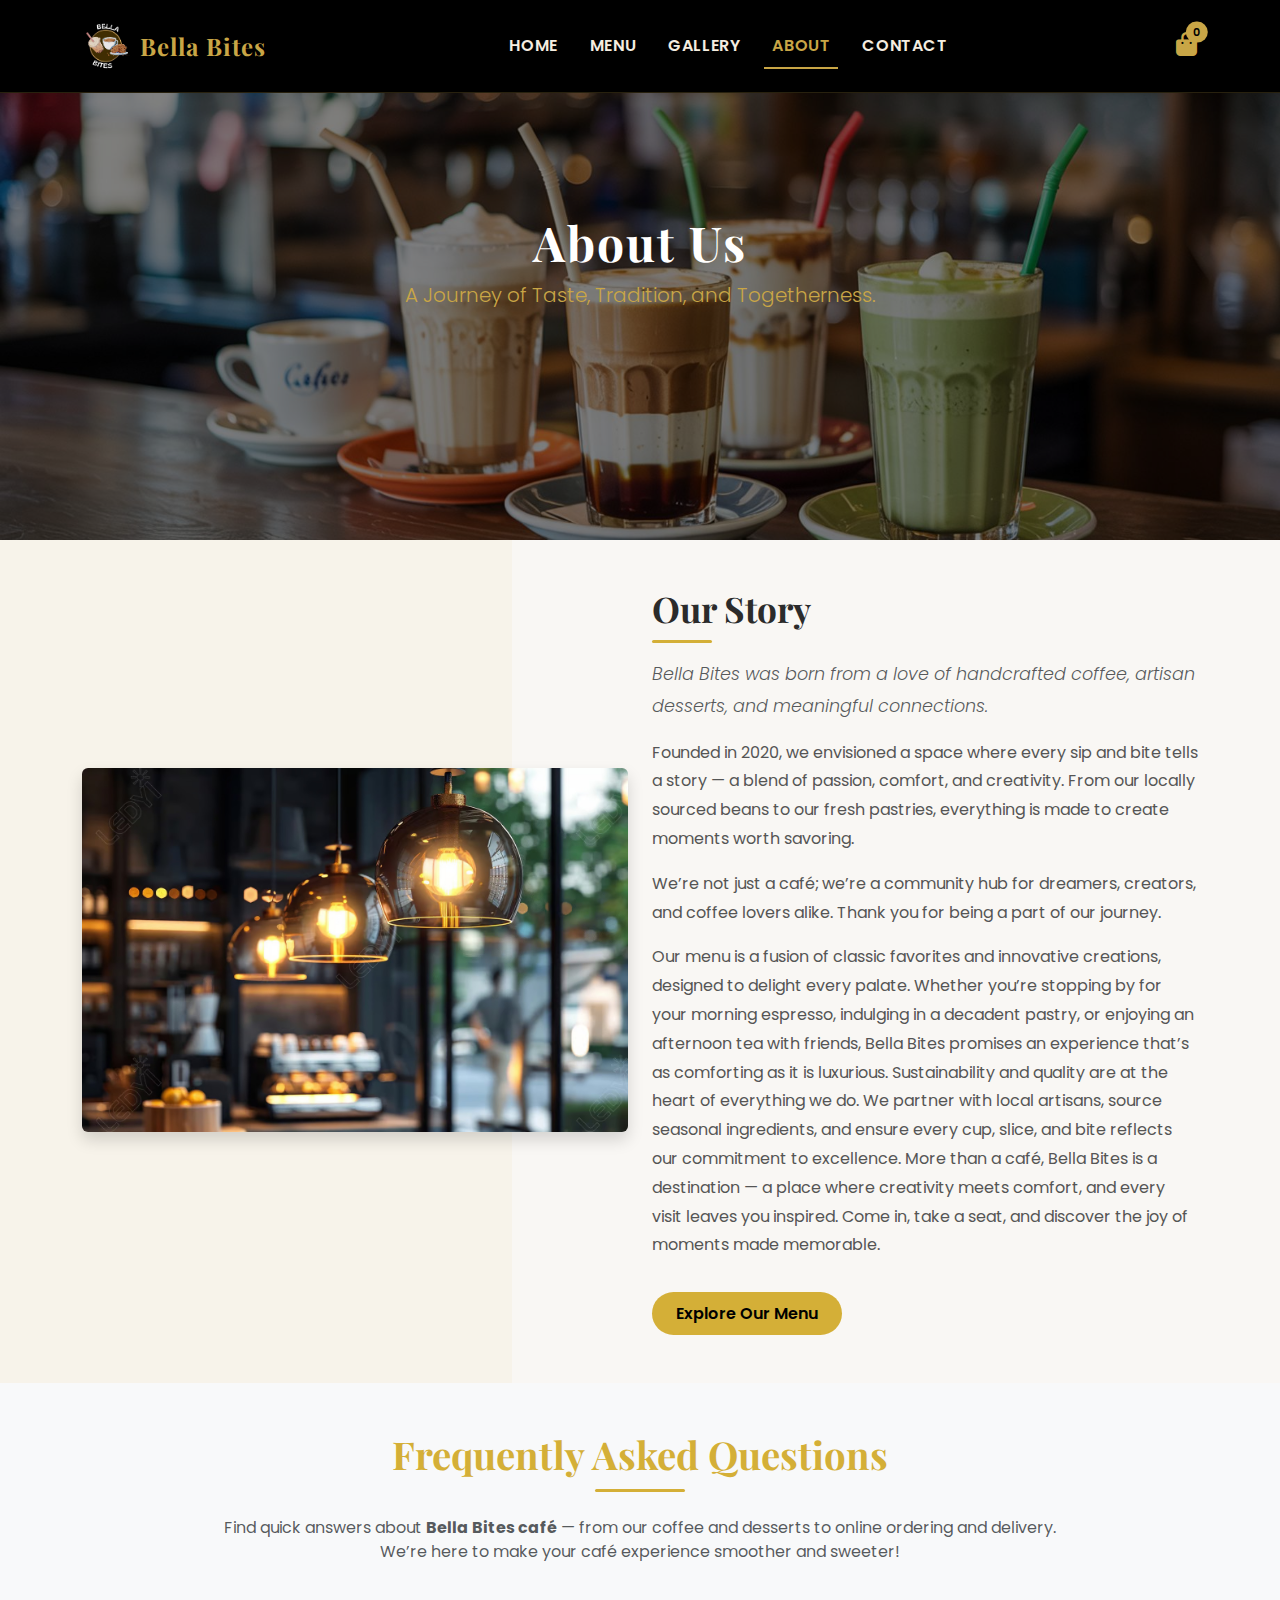
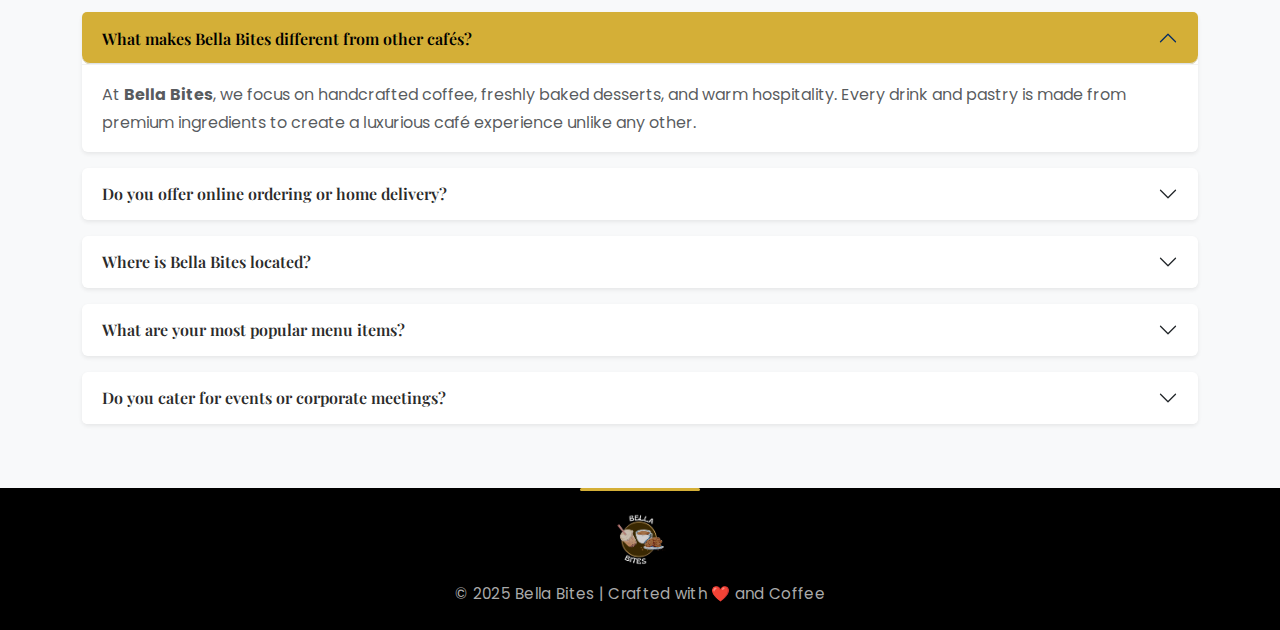
<file: about.html>
<!DOCTYPE html>
<html lang="en">

<head>
    <meta charset="UTF-8">
    <meta name="viewport" content="width=device-width, initial-scale=1.0">
    <title>Bella Bites | About Us</title>

    <!-- SEO -->
    <meta name="description"
        content="Discover the story behind Bella Bites — a café born from a love for coffee, art, and community.">
    <meta name="keywords" content="Bella Bites, about Bella Bites, café story, artisan coffee, bakery">

    <!-- Bootstrap -->
    <link href="https://cdn.jsdelivr.net/npm/bootstrap@5.3.3/dist/css/bootstrap.min.css" rel="stylesheet">

    <!-- Font Awesome -->
    <link rel="stylesheet" href="https://cdnjs.cloudflare.com/ajax/libs/font-awesome/6.6.0/css/all.min.css">

    <!-- Google Fonts -->
    <link
        href="https://fonts.googleapis.com/css2?family=Playfair+Display:wght@600;700&family=Poppins:wght@300;400;500;600&display=swap"
        rel="stylesheet">

    <!-- Custom CSS -->
    <link rel="stylesheet" href="assets/stylesheet/style.css">

    <link rel="icon" href="assets/images/favicon.ico">

    <style>
        /* ================= ABOUT SECTION ================= */
        .about-section {
            background-color: #f9f7f4;
            padding: 5rem 0;
            position: relative;
        }

        .about-section::before {
            content: "";
            position: absolute;
            top: 0;
            left: 0;
            height: 100%;
            width: 40%;
            background-color: #d4af37;
            opacity: 0.05;
            z-index: 0;
        }

        .about-section .container {
            position: relative;
            z-index: 1;
        }

        .about-section img {
            border-radius: 15px;
            box-shadow: 0 8px 25px rgba(0, 0, 0, 0.1);
            transition: transform 0.4s ease, box-shadow 0.4s ease;
        }

        .about-section img:hover {
            transform: scale(1.03);
            box-shadow: 0 12px 30px rgba(0, 0, 0, 0.15);
        }

        .about-section .section-title {
            font-family: "Playfair Display", serif;
            font-size: 2.2rem;
            color: #2b2b2b;
            font-weight: 700;
            position: relative;
        }

        .about-section .section-title::after {
            content: "";
            width: 60px;
            height: 3px;
            background-color: #d4af37;
            display: block;
            margin-top: 10px;
            border-radius: 2px;
        }

        .about-section p {
            font-family: "Poppins", sans-serif;
            color: #555;
            line-height: 1.8;
            font-size: 1rem;
        }

        .about-section p.lead {
            color: #6c757d;
            font-size: 1.1rem;
            font-style: italic;
        }

        .about-section .btn-gold {
            background-color: #d4af37;
            color: #000;
            font-weight: 600;
            border: none;
            transition: all 0.3s ease;
            border-radius: 50px;
            padding: 0.6rem 1.5rem;
        }

        .about-section .btn-gold:hover {
            background-color: #b9932e;
            color: #fff;
            transform: translateY(-2px);
        }

        /* ================= Responsive ================= */
        @media (max-width: 991px) {
            .about-section {
                text-align: center;
            }

            .about-section::before {
                width: 100%;
                opacity: 0.03;
            }

            .about-section img {
                max-width: 90%;
                margin-bottom: 2rem;
            }

            .about-section .section-title::after {
                margin: 10px auto;
            }
        }
    </style>
</head>

<body>
    <!-- ================= BELLA BITES NAVBAR ================= -->
    <nav class="navbar navbar-expand-lg navbar-dark bg-black fixed-top py-3">
        <div class="container d-flex align-items-center justify-content-between">
            <!-- Left: Logo -->
            <a class="navbar-brand d-flex align-items-center" href="index.html">
                <img src="assets/images/logo.png" alt="Bella Bites Logo" height="50" class="me-2" />
                <span class="fw-bold text-gold fs-4">Bella Bites</span>
            </a>

            <!-- Center: Navigation Links -->
            <button class="navbar-toggler border-0" type="button" data-bs-toggle="collapse" data-bs-target="#navbarNav"
                aria-controls="navbarNav" aria-expanded="false" aria-label="Toggle navigation">
                <i class="fa-solid fa-bars text-gold fs-3"></i>
            </button>

            <div class="collapse navbar-collapse justify-content-center" id="navbarNav">
                <ul class="navbar-nav mb-2 mb-lg-0 text-uppercase fw-semibold">
                    <li class="nav-item mx-2">
                        <a class="nav-link" href="index.html">Home</a>
                    </li>
                    <li class="nav-item mx-2">
                        <a class="nav-link" href="menu.html">Menu</a>
                    </li>
                    <li class="nav-item mx-2">
                        <a class="nav-link" href="gallery.html">Gallery</a>
                    </li>
                    <li class="nav-item mx-2">
                        <a class="nav-link active" href="about.html">About</a>
                    </li>
                    <li class="nav-item mx-2">
                        <a class="nav-link" href="contact.html">Contact</a>
                    </li>
                </ul>
            </div>

            <!-- Right: Cart Icon -->
            <div class="cart-icon position-relative d-none d-lg-block">
                <button class="btn btn-link text-gold position-relative p-0" id="cartButton" aria-label="View cart">
                    <i class="fa-solid fa-bag-shopping fs-4"></i>
                    <span
                        class="cart-count position-absolute top-0 start-100 translate-middle badge rounded-pill bg-gold text-black"
                        id="cartCount">0</span>
                </button>
            </div>
        </div>
    </nav>
    <!-- ================= END NAVBAR ================= -->

    <!-- About Hero -->
    <section class="hero-section text-center text-white d-flex align-items-center justify-content-center"
        style="background: url('assets/images/about-hero.jpeg') center/cover no-repeat; height: 60vh;">
        <div class="overlay"></div>
        <div class="hero-content position-relative">
            <h1 class="display-4 fw-bold">About Us</h1>
            <p class="lead text-gold">A Journey of Taste, Tradition, and Togetherness.</p>
        </div>
    </section>

    <!-- About Section -->
    <section class="about-section py-5">
        <div class="container">
            <div class="row align-items-center">
                <div class="col-lg-6 mb-4">
                    <img src="assets/images/gallery9.jpg" alt="Bella Bites Interior" class="img-fluid rounded shadow">
                </div>
                <div class="col-lg-6">
                    <h2 class="section-title mb-3">Our Story</h2>
                    <p class="lead text-muted">Bella Bites was born from a love of handcrafted coffee, artisan desserts,
                        and meaningful connections.</p>
                    <p>Founded in 2020, we envisioned a space where every sip and bite tells a story — a blend of
                        passion, comfort, and creativity. From our locally sourced beans to our fresh pastries,
                        everything is made to create moments worth savoring.</p>
                    <p>We’re not just a café; we’re a community hub for dreamers, creators, and coffee lovers alike.
                        Thank you for being a part of our journey.</p>

                    <p>Our menu is a fusion of classic favorites and innovative creations, designed to delight every
                        palate. Whether you’re stopping by for your morning espresso, indulging in a decadent pastry, or
                        enjoying an afternoon tea with friends, Bella Bites promises an experience that’s as comforting
                        as it is luxurious.

                        Sustainability and quality are at the heart of everything we do. We partner with local artisans,
                        source seasonal ingredients, and ensure every cup, slice, and bite reflects our commitment to
                        excellence.

                        More than a café, Bella Bites is a destination — a place where creativity meets comfort, and
                        every visit leaves you inspired. Come in, take a seat, and discover the joy of moments made
                        memorable.</p>
                    <a href="menu.html" class="btn btn-gold mt-3">Explore Our Menu</a>
                </div>
            </div>
        </div>
    </section>

    <!-- ================= FAQ Section ================= -->
    <section class="faq py-5 bg-light">
        <div class="container">
            <h2 class="section-title text-center mb-4">Frequently Asked Questions</h2>
            <p class="text-center text-muted mb-5 w-75 mx-auto">
                Find quick answers about <strong>Bella Bites café</strong> — from our coffee and desserts to online
                ordering and delivery.
                We’re here to make your café experience smoother and sweeter!
            </p>

            <div class="accordion" id="faqAccordion">
                <!-- FAQ 1 -->
                <div class="accordion-item mb-3 border-0 shadow-sm rounded">
                    <h3 class="accordion-header" id="faqHeadingOne">
                        <button class="accordion-button" type="button" data-bs-toggle="collapse"
                            data-bs-target="#faqOne" aria-expanded="true" aria-controls="faqOne">
                            What makes Bella Bites different from other cafés?
                        </button>
                    </h3>
                    <div id="faqOne" class="accordion-collapse collapse show" aria-labelledby="faqHeadingOne"
                        data-bs-parent="#faqAccordion">
                        <div class="accordion-body text-muted">
                            At <strong>Bella Bites</strong>, we focus on handcrafted coffee, freshly baked desserts, and
                            warm hospitality.
                            Every drink and pastry is made from premium ingredients to create a luxurious café
                            experience unlike any other.
                        </div>
                    </div>
                </div>

                <!-- FAQ 2 -->
                <div class="accordion-item mb-3 border-0 shadow-sm rounded">
                    <h3 class="accordion-header" id="faqHeadingTwo">
                        <button class="accordion-button collapsed" type="button" data-bs-toggle="collapse"
                            data-bs-target="#faqTwo" aria-expanded="false" aria-controls="faqTwo">
                            Do you offer online ordering or home delivery?
                        </button>
                    </h3>
                    <div id="faqTwo" class="accordion-collapse collapse" aria-labelledby="faqHeadingTwo"
                        data-bs-parent="#faqAccordion">
                        <div class="accordion-body text-muted">
                            Yes! You can <a href="menu.html" class="text-gold fw-semibold">order online</a> directly
                            from our website.
                            Choose your favorite coffee, dessert, or pastry, add it to your cart, and we’ll have it
                            ready for pickup or delivery.
                        </div>
                    </div>
                </div>

                <!-- FAQ 3 -->
                <div class="accordion-item mb-3 border-0 shadow-sm rounded">
                    <h3 class="accordion-header" id="faqHeadingThree">
                        <button class="accordion-button collapsed" type="button" data-bs-toggle="collapse"
                            data-bs-target="#faqThree" aria-expanded="false" aria-controls="faqThree">
                            Where is Bella Bites located?
                        </button>
                    </h3>
                    <div id="faqThree" class="accordion-collapse collapse" aria-labelledby="faqHeadingThree"
                        data-bs-parent="#faqAccordion">
                        <div class="accordion-body text-muted">
                            We’re located in the heart of the city, making Bella Bites the perfect spot to unwind with a
                            cup of freshly brewed coffee.
                            Visit our <a href="contact.html" class="text-gold fw-semibold">Contact page</a> for
                            directions, hours, and map location.
                        </div>
                    </div>
                </div>

                <!-- FAQ 4 -->
                <div class="accordion-item mb-3 border-0 shadow-sm rounded">
                    <h3 class="accordion-header" id="faqHeadingFour">
                        <button class="accordion-button collapsed" type="button" data-bs-toggle="collapse"
                            data-bs-target="#faqFour" aria-expanded="false" aria-controls="faqFour">
                            What are your most popular menu items?
                        </button>
                    </h3>
                    <div id="faqFour" class="accordion-collapse collapse" aria-labelledby="faqHeadingFour"
                        data-bs-parent="#faqAccordion">
                        <div class="accordion-body text-muted">
                            Our bestsellers include the <strong>Cappuccino</strong>, <strong>Classic
                                Cheesecake</strong>, and
                            <strong>Butter Croissant</strong>. Don’t miss our <a href="menu.html"
                                class="text-gold fw-semibold">Signature Menu</a>
                            for more delicious options.
                        </div>
                    </div>
                </div>

                <!-- FAQ 5 -->
                <div class="accordion-item mb-3 border-0 shadow-sm rounded">
                    <h3 class="accordion-header" id="faqHeadingFive">
                        <button class="accordion-button collapsed" type="button" data-bs-toggle="collapse"
                            data-bs-target="#faqFive" aria-expanded="false" aria-controls="faqFive">
                            Do you cater for events or corporate meetings?
                        </button>
                    </h3>
                    <div id="faqFive" class="accordion-collapse collapse" aria-labelledby="faqHeadingFive"
                        data-bs-parent="#faqAccordion">
                        <div class="accordion-body text-muted">
                            Yes, Bella Bites offers <strong>custom café catering</strong> for birthdays, small events,
                            and corporate gatherings.
                            Get in touch through our <a href="contact.html" class="text-gold fw-semibold">Contact Us</a>
                            page for details and packages.
                        </div>
                    </div>
                </div>
            </div>
        </div>
    </section>



    <!-- Footer -->
    <footer class="py-4 bg-black text-center text-muted">
        <div class="container">
            <img src="assets/images/logo.png" alt="Bella Bites Logo" height="40" class="mb-3">
            <p class="mb-0">© 2025 Bella Bites | Crafted with ❤️ and Coffee</p>
        </div>
    </footer>

    <!-- ================= CART SIDE DRAWER ================= -->
    <div id="cartDrawer" class="cart-drawer">
        <div class="cart-drawer-header d-flex justify-content-between align-items-center px-3 py-3">
            <h5 class="m-0 fw-bold text-gold">Your Cart</h5>
            <button id="closeCart" class="btn-close btn-close-white" aria-label="Close"></button>
        </div>

        <div id="cartItems" class="cart-drawer-body px-3 py-2">
            <p class="text-center text-muted mt-3">Your cart is empty.</p>
        </div>

        <div class="cart-drawer-footer px-3 py-3">
            <div class="d-flex justify-content-between align-items-center mb-2">
                <span class="fw-semibold text-beige">Total:</span>
                <span id="cartTotal" class="fw-bold text-gold">Rs. 0</span>
            </div>
            <button class="btn btn-gold w-100" id="checkoutBtn" data-bs-toggle="modal" data-bs-target="#checkoutModal">
                Proceed to Checkout
            </button>
        </div>
    </div>
    <div id="cartOverlay" class="cart-overlay"></div>


    <!-- Bootstrap + JS -->
    <script src="https://cdn.jsdelivr.net/npm/bootstrap@5.3.3/dist/js/bootstrap.bundle.min.js"></script>
    <script src="assets/js/script.js"></script>


</body>

</html>
</file>
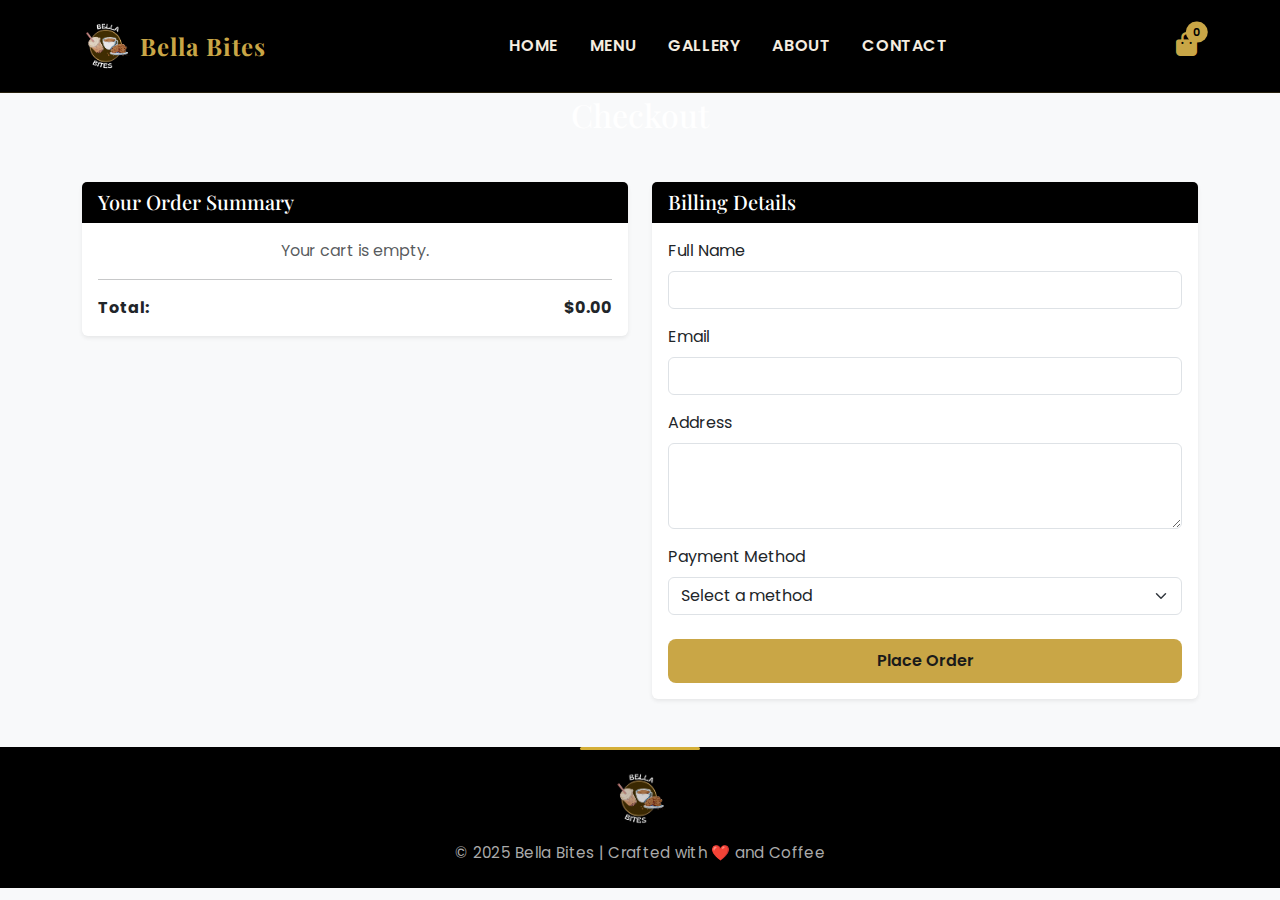
<file: checkout.html>
<!DOCTYPE html>
<html lang="en">

<head>
    <meta charset="UTF-8">
    <meta name="viewport" content="width=device-width, initial-scale=1.0">
    <title>Bella Bites | Checkout</title>

    <!-- SEO -->
    <meta name="description"
        content="Complete your Bella Bites order — handcrafted coffee and desserts delivered to your door.">
    <meta name="keywords" content="Bella Bites checkout, order coffee, order desserts, online café, payment, shipping">

    <!-- Bootstrap 5 -->
    <link href="https://cdn.jsdelivr.net/npm/bootstrap@5.3.3/dist/css/bootstrap.min.css" rel="stylesheet">

    <!-- Font Awesome -->
    <link rel="stylesheet" href="https://cdnjs.cloudflare.com/ajax/libs/font-awesome/6.6.0/css/all.min.css">

    <!-- Google Fonts -->
    <link
        href="https://fonts.googleapis.com/css2?family=Playfair+Display:wght@600;700&family=Poppins:wght@300;400;500;600&display=swap"
        rel="stylesheet">

    <!-- Custom CSS -->
    <link rel="stylesheet" href="assets/stylesheet/style.css">

    <link rel="icon" href="assets/images/favicon.ico">
</head>

<body class="bg-light">
    <!-- ================= BELLA BITES NAVBAR ================= -->
    <nav class="navbar navbar-expand-lg navbar-dark bg-black fixed-top py-3">
        <div class="container d-flex align-items-center justify-content-between">
            <!-- Left: Logo -->
            <a class="navbar-brand d-flex align-items-center" href="index.html">
                <img src="assets/images/logo.png" alt="Bella Bites Logo" height="50" class="me-2" />
                <span class="fw-bold text-gold fs-4">Bella Bites</span>
            </a>

            <!-- Center: Navigation Links -->
            <button class="navbar-toggler border-0" type="button" data-bs-toggle="collapse" data-bs-target="#navbarNav"
                aria-controls="navbarNav" aria-expanded="false" aria-label="Toggle navigation">
                <i class="fa-solid fa-bars text-gold fs-3"></i>
            </button>

            <div class="collapse navbar-collapse justify-content-center" id="navbarNav">
                <ul class="navbar-nav mb-2 mb-lg-0 text-uppercase fw-semibold">
                    <li class="nav-item mx-2">
                        <a class="nav-link" href="index.html">Home</a>
                    </li>
                    <li class="nav-item mx-2">
                        <a class="nav-link" href="menu.html">Menu</a>
                    </li>
                    <li class="nav-item mx-2">
                        <a class="nav-link" href="gallery.html">Gallery</a>
                    </li>
                    <li class="nav-item mx-2">
                        <a class="nav-link" href="about.html">About</a>
                    </li>
                    <li class="nav-item mx-2">
                        <a class="nav-link" href="contact.html">Contact</a>
                    </li>
                </ul>
            </div>

            <!-- Right: Cart Icon -->
            <div class="cart-icon position-relative d-none d-lg-block">
                <button class="btn btn-link text-gold position-relative p-0" id="cartButton" aria-label="View cart">
                    <i class="fa-solid fa-bag-shopping fs-4"></i>
                    <span
                        class="cart-count position-absolute top-0 start-100 translate-middle badge rounded-pill bg-gold text-black"
                        id="cartCount">0</span>
                </button>
            </div>
        </div>
    </nav>
    <!-- ================= END NAVBAR ================= -->

    <!-- Checkout Section -->
    <section class="checkout-section py-5 mt-5">
        <div class="container">
            <h2 class="section-title text-center mb-5">Checkout</h2>

            <div class="row">
                <!-- Order Summary -->
                <div class="col-lg-6 mb-4">
                    <div class="card shadow-sm border-0">
                        <div class="card-header bg-black text-white">
                            <h5 class="mb-0">Your Order Summary</h5>
                        </div>
                        <div class="card-body">
                            <div id="checkoutItems"></div>
                            <hr>
                            <div class="d-flex justify-content-between">
                                <strong>Total:</strong>
                                <strong id="checkoutTotal">$0.00</strong>
                            </div>
                        </div>
                    </div>
                </div>

                <!-- Checkout Form -->
                <div class="col-lg-6">
                    <div class="card shadow-sm border-0">
                        <div class="card-header bg-black text-white">
                            <h5 class="mb-0">Billing Details</h5>
                        </div>
                        <div class="card-body">
                            <form id="checkoutForm">
                                <div class="mb-3">
                                    <label for="name" class="form-label">Full Name</label>
                                    <input type="text" id="name" class="form-control" required>
                                </div>
                                <div class="mb-3">
                                    <label for="email" class="form-label">Email</label>
                                    <input type="email" id="email" class="form-control" required>
                                </div>
                                <div class="mb-3">
                                    <label for="address" class="form-label">Address</label>
                                    <textarea id="address" class="form-control" rows="3" required></textarea>
                                </div>
                                <div class="mb-3">
                                    <label for="payment" class="form-label">Payment Method</label>
                                    <select id="payment" class="form-select" required>
                                        <option value="">Select a method</option>
                                        <option value="credit">Credit Card</option>
                                        <option value="paypal">PayPal</option>
                                        <option value="cod">Cash on Delivery</option>
                                    </select>
                                </div>
                                <button type="submit" class="btn btn-gold w-100 mt-2">Place Order</button>
                            </form>
                        </div>
                    </div>
                </div>
            </div>
        </div>
    </section>

    <!-- Confirmation Modal -->
    <div class="modal fade" id="orderSuccess" tabindex="-1">
        <div class="modal-dialog modal-dialog-centered">
            <div class="modal-content text-center p-4">
                <i class="fa-solid fa-circle-check text-success fa-3x mb-3"></i>
                <h4 class="mb-3">Order Placed Successfully!</h4>
                <p class="text-muted">Thank you for ordering from Bella Bites. We’ll prepare your order shortly.</p>
                <a href="index.html" class="btn btn-gold mt-2">Back to Home</a>
            </div>
        </div>
    </div>

    <!-- Footer -->
    <footer class="py-4 bg-black text-center text-muted">
        <div class="container">
            <img src="assets/images/logo.png" alt="Bella Bites Logo" height="40" class="mb-3">
            <p class="mb-0">© 2025 Bella Bites | Crafted with ❤️ and Coffee</p>
        </div>
    </footer>

    <!-- ================= CART SIDE DRAWER ================= -->
    <div id="cartDrawer" class="cart-drawer">
        <div class="cart-drawer-header d-flex justify-content-between align-items-center px-3 py-3">
            <h5 class="m-0 fw-bold text-gold">Your Cart</h5>
            <button id="closeCart" class="btn-close btn-close-white" aria-label="Close"></button>
        </div>

        <div id="cartItems" class="cart-drawer-body px-3 py-2">
            <p class="text-center text-muted mt-3">Your cart is empty.</p>
        </div>

        <div class="cart-drawer-footer px-3 py-3">
            <div class="d-flex justify-content-between align-items-center mb-2">
                <span class="fw-semibold text-beige">Total:</span>
                <span id="cartTotal" class="fw-bold text-gold">Rs. 0</span>
            </div>
            <button class="btn btn-gold w-100" id="checkoutBtn" data-bs-toggle="modal" data-bs-target="#checkoutModal">
                Proceed to Checkout
            </button>
        </div>
    </div>
    <div id="cartOverlay" class="cart-overlay"></div>


    <!-- Bootstrap + JS -->
    <script src="https://cdn.jsdelivr.net/npm/bootstrap@5.3.3/dist/js/bootstrap.bundle.min.js"></script>
    <script src="assets/js/checkout.js"></script>

    
</body>

</html>
</file>
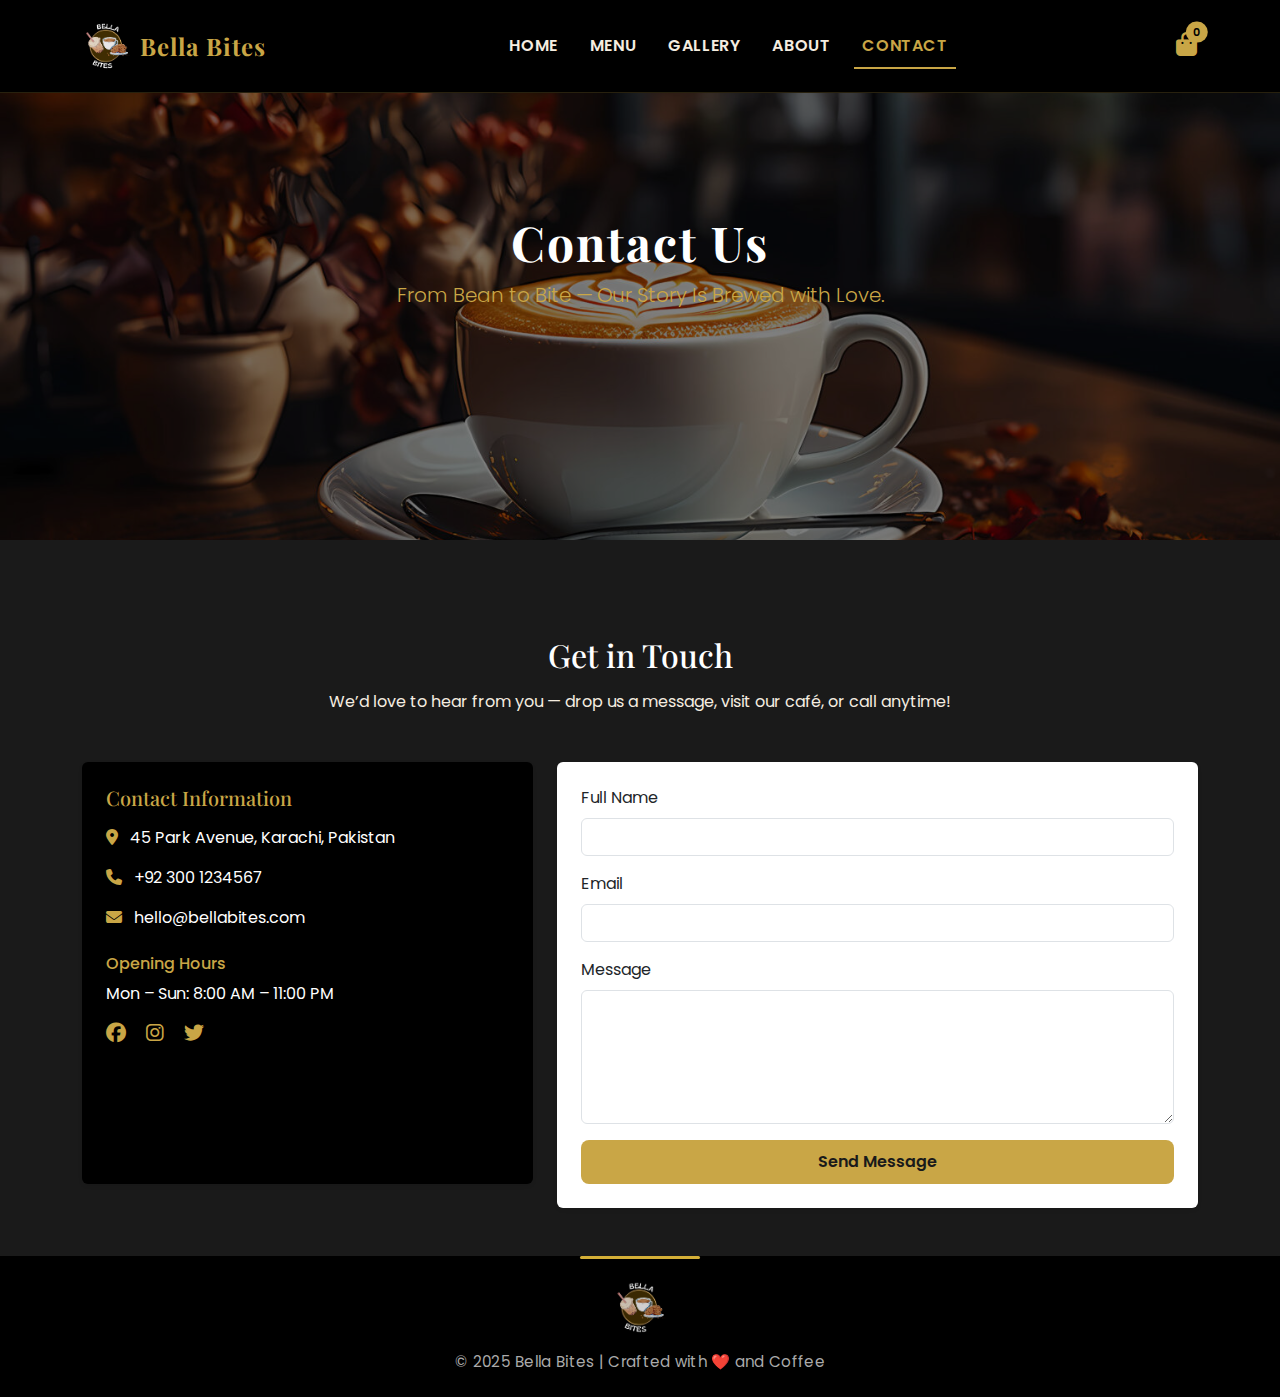
<file: contact.html>
<!DOCTYPE html>
<html lang="en">

<head>
    <meta charset="UTF-8">
    <meta name="viewport" content="width=device-width, initial-scale=1.0">
    <title>Bella Bites | Contact Us</title>

    <!-- SEO -->
    <meta name="description"
        content="Get in touch with Bella Bites Café — we’d love to hear from you. Visit us or drop a message online.">
    <meta name="keywords" content="Bella Bites contact, café location, customer support, coffee shop contact">

    <!-- Bootstrap -->
    <link href="https://cdn.jsdelivr.net/npm/bootstrap@5.3.3/dist/css/bootstrap.min.css" rel="stylesheet">

    <!-- Font Awesome -->
    <link rel="stylesheet" href="https://cdnjs.cloudflare.com/ajax/libs/font-awesome/6.6.0/css/all.min.css">

    <!-- Google Fonts -->
    <link
        href="https://fonts.googleapis.com/css2?family=Playfair+Display:wght@600;700&family=Poppins:wght@300;400;500;600&display=swap"
        rel="stylesheet">

    <!-- Custom CSS -->
    <link rel="stylesheet" href="assets/stylesheet/style.css">

    <link rel="icon" href="assets/images/favicon.ico">
</head>

<body>
    <!-- ================= BELLA BITES NAVBAR ================= -->
    <nav class="navbar navbar-expand-lg navbar-dark bg-black fixed-top py-3">
        <div class="container d-flex align-items-center justify-content-between">
            <!-- Left: Logo -->
            <a class="navbar-brand d-flex align-items-center" href="index.html">
                <img src="assets/images/logo.png" alt="Bella Bites Logo" height="50" class="me-2" />
                <span class="fw-bold text-gold fs-4">Bella Bites</span>
            </a>

            <!-- Center: Navigation Links -->
            <button class="navbar-toggler border-0" type="button" data-bs-toggle="collapse" data-bs-target="#navbarNav"
                aria-controls="navbarNav" aria-expanded="false" aria-label="Toggle navigation">
                <i class="fa-solid fa-bars text-gold fs-3"></i>
            </button>

            <div class="collapse navbar-collapse justify-content-center" id="navbarNav">
                <ul class="navbar-nav mb-2 mb-lg-0 text-uppercase fw-semibold">
                    <li class="nav-item mx-2">
                        <a class="nav-link" href="index.html">Home</a>
                    </li>
                    <li class="nav-item mx-2">
                        <a class="nav-link" href="menu.html">Menu</a>
                    </li>
                    <li class="nav-item mx-2">
                        <a class="nav-link" href="gallery.html">Gallery</a>
                    </li>
                    <li class="nav-item mx-2">
                        <a class="nav-link" href="about.html">About</a>
                    </li>
                    <li class="nav-item mx-2">
                        <a class="nav-link active" href="contact.html">Contact</a>
                    </li>
                </ul>
            </div>

            <!-- Right: Cart Icon -->
            <div class="cart-icon position-relative d-none d-lg-block">
                <button class="btn btn-link text-gold position-relative p-0" id="cartButton" aria-label="View cart">
                    <i class="fa-solid fa-bag-shopping fs-4"></i>
                    <span
                        class="cart-count position-absolute top-0 start-100 translate-middle badge rounded-pill bg-gold text-black"
                        id="cartCount">0</span>
                </button>
            </div>
        </div>
    </nav>
    <!-- ================= END NAVBAR ================= -->

<!-- Contact Hero -->
    <section class="hero-section text-center text-white d-flex align-items-center justify-content-center"
        style="background: url('assets/images/hero-bg.jpg') center/cover no-repeat; height: 60vh;">
        <div class="overlay"></div>
        <div class="hero-content position-relative">
            <h1 class="display-4 fw-bold">Contact Us</h1>
            <p class="lead text-gold">From Bean to Bite — Our Story Is Brewed with Love.</p>
        </div>
    </section>

    <!-- Contact Section -->
    <section class="contact-section py-5 mt-5">
        <div class="container">
            <div class="text-center mb-5">
                <h2 class="section-title mb-3">Get in Touch</h2>
                <p>We’d love to hear from you — drop us a message, visit our café, or call anytime!
                </p>
            </div>

            <div class="row">
                <!-- Contact Info -->
                <div class="col-lg-5 mb-4">
                    <div class="bg-black text-white rounded p-4 h-100 shadow-sm">
                        <h5 class="mb-3 text-gold">Contact Information</h5>
                        <p><i class="fa-solid fa-location-dot text-gold me-2"></i> 45 Park Avenue, Karachi, Pakistan</p>
                        <p><i class="fa-solid fa-phone text-gold me-2"></i> +92 300 1234567</p>
                        <p><i class="fa-solid fa-envelope text-gold me-2"></i> hello@bellabites.com</p>
                        <h6 class="mt-4 text-gold">Opening Hours</h6>
                        <p>Mon – Sun: 8:00 AM – 11:00 PM</p>
                        <div class="social-icons mt-3">
                            <a href="#" class="text-gold me-3"><i class="fab fa-facebook fa-lg"></i></a>
                            <a href="#" class="text-gold me-3"><i class="fab fa-instagram fa-lg"></i></a>
                            <a href="#" class="text-gold"><i class="fab fa-twitter fa-lg"></i></a>
                        </div>
                    </div>
                </div>

                <!-- Contact Form -->
                <div class="col-lg-7">
                    <div class="card shadow-sm border-0">
                        <div class="card-body p-4">
                            <form id="contactForm">
                                <div class="mb-3">
                                    <label for="name" class="form-label">Full Name</label>
                                    <input type="text" id="name" class="form-control" required>
                                </div>
                                <div class="mb-3">
                                    <label for="email" class="form-label">Email</label>
                                    <input type="email" id="email" class="form-control" required>
                                </div>
                                <div class="mb-3">
                                    <label for="message" class="form-label">Message</label>
                                    <textarea id="message" rows="5" class="form-control" required></textarea>
                                </div>
                                <button type="submit" class="btn btn-gold w-100">Send Message</button>
                            </form>
                        </div>
                    </div>
                </div>
            </div>
        </div>
    </section>

    <!-- Footer -->
    <footer class="py-4 bg-black text-center text-muted">
        <div class="container">
            <img src="assets/images/logo.png" alt="Bella Bites Logo" height="40" class="mb-3">
            <p class="mb-0">© 2025 Bella Bites | Crafted with ❤️ and Coffee</p>
        </div>
    </footer>

    <!-- ================= CART SIDE DRAWER ================= -->
    <div id="cartDrawer" class="cart-drawer">
        <div class="cart-drawer-header d-flex justify-content-between align-items-center px-3 py-3">
            <h5 class="m-0 fw-bold text-gold">Your Cart</h5>
            <button id="closeCart" class="btn-close btn-close-white" aria-label="Close"></button>
        </div>

        <div id="cartItems" class="cart-drawer-body px-3 py-2">
            <p class="text-center text-muted mt-3">Your cart is empty.</p>
        </div>

        <div class="cart-drawer-footer px-3 py-3">
            <div class="d-flex justify-content-between align-items-center mb-2">
                <span class="fw-semibold text-beige">Total:</span>
                <span id="cartTotal" class="fw-bold text-gold">Rs. 0</span>
            </div>
            <button class="btn btn-gold w-100" id="checkoutBtn" data-bs-toggle="modal" data-bs-target="#checkoutModal">
                Proceed to Checkout
            </button>
        </div>
    </div>
    <div id="cartOverlay" class="cart-overlay"></div>


    <!-- Bootstrap + JS -->
    <script src="https://cdn.jsdelivr.net/npm/bootstrap@5.3.3/dist/js/bootstrap.bundle.min.js"></script>
    <script src="assets/js/script.js"></script>

    <!-- Contact Form Script -->
    <script>
        document.getElementById('contactForm').addEventListener('submit', function (e) {
            e.preventDefault();
            alert('Thank you for reaching out! We’ll get back to you soon.');
            this.reset();
        });
    </script>


</body>

</html>
</file>
<file: assets/stylesheet/style.css>
/* =========================================
   Bella Bites — Luxury Café Theme
   Palette: Charcoal #1A1A1A | Gold #C9A646 | Beige #F5EDE0
   Typography: Playfair Display (Headings) + Poppins (Body)
   ========================================= */

:root {
  --charcoal: #1a1a1a;
  --gold: #c9a646;
  --beige: #f5ede0;
  --white: #ffffff;
  --transition: all 0.4s ease;
}

/* ------------------ GLOBAL ------------------ */

body {
  font-family: "Poppins", sans-serif;
  background-color: var(--charcoal);
  color: var(--beige);
  overflow-x: hidden;
}

h1,
h2,
h3,
h4,
h5 {
  font-family: "Playfair Display", serif;
  color: var(--white);
}

a {
  text-decoration: none;
  color: inherit;
  transition: var(--transition);
}

a:hover {
  color: var(--gold);
}

/* Scrollbar (for luxury touch) */
::-webkit-scrollbar {
  width: 10px;
}

::-webkit-scrollbar-thumb {
  background-color: var(--gold);
  border-radius: 5px;
}

/* ------------------ NAVBAR ------------------ */

/* Navbar styling refinements */
.navbar {
  background-color: rgba(0, 0, 0, 0.95);
  backdrop-filter: blur(6px);
  border-bottom: 1px solid rgba(201, 166, 70, 0.2);
  z-index: 1000;
}

.navbar-brand span {
  font-family: "Playfair Display", serif;
  letter-spacing: 1px;
}

.navbar-nav .nav-link {
  color: var(--beige);
  font-family: "Poppins", sans-serif;
  letter-spacing: 0.6px;
  position: relative;
  transition: color 0.3s ease;
}

.navbar-nav .nav-link:hover,
.navbar-nav .nav-link.active {
  color: var(--gold);
}

.navbar-nav .nav-link::after {
  content: "";
  position: absolute;
  left: 0;
  bottom: -3px;
  width: 0%;
  height: 2px;
  background-color: var(--gold);
  transition: width 0.3s ease;
}

.navbar-nav .nav-link:hover::after,
.navbar-nav .nav-link.active::after {
  width: 100%;
}

/* Cart button */
.cart-icon button {
  text-decoration: none;
}

.bg-gold {
  background-color: var(--gold);
}

.cart-count {
  font-size: 0.7rem;
  font-weight: 600;
  padding: 0.3rem 0.45rem;
}

/* Mobile adjustments */
@media (max-width: 992px) {
  .cart-icon {
    position: absolute;
    right: 70px;
    top: 10px;
  }

  .navbar-collapse {
    background-color: rgba(0, 0, 0, 0.98);
    padding: 1rem;
    border-radius: 8px;
  }

  .navbar-nav .nav-item {
    text-align: center;
    margin: 0.5rem 0;
  }
}

/* ================= CART DRAWER ================= */

/* CART DRAWER STYLES */
.cart-drawer {
  position: fixed;
  top: 0;
  right: -400px;
  width: 350px;
  height: 100vh;
  background-color: #111;
  color: #fff;
  z-index: 1050;
  transition: right 0.4s ease;
  display: flex;
  flex-direction: column;
  justify-content: space-between;
}

.cart-drawer.open {
  right: 0;
}

.cart-overlay {
  position: fixed;
  top: 0;
  left: 0;
  width: 100%;
  height: 100vh;
  background: rgba(0, 0, 0, 0.5);
  z-index: 1049;
  opacity: 0;
  visibility: hidden;
  transition: all 0.3s ease;
}

.cart-overlay.active {
  opacity: 1;
  visibility: visible;
}

.btn-gold {
  background-color: #d4af37;
  color: #000;
  border: none;
  transition: 0.3s;
}

.btn-gold:hover {
  background-color: #b89628;
  color: #000;
}


/* Overlay behind drawer */
/* .cart-overlay {
  position: fixed;
  top: 0;
  left: 0;
  height: 100vh;
  width: 100%;
  background: rgba(0, 0, 0, 0.6);
  opacity: 0;
  visibility: hidden;
  transition: opacity 0.4s ease;
  z-index: 1045;
}

.cart-overlay.active {
  opacity: 1;
  visibility: visible;
} */

/* Scrollbar for drawer */
.cart-drawer-body::-webkit-scrollbar {
  width: 6px;
}

.cart-drawer-body::-webkit-scrollbar-thumb {
  background-color: var(--gold);
  border-radius: 4px;
}

/* Responsive */
@media (max-width: 576px) {
  .cart-drawer {
    width: 100%;
  }
}



/* ------------------ HERO SECTION ------------------ */

.hero-section {
  position: relative;
  background-color: var(--charcoal);
}

.hero-section .overlay {
  position: absolute;
  top: 0;
  left: 0;
  width: 100%;
  height: 100%;
  background: rgba(0, 0, 0, 0.5);
}

.hero-content h1 {
  font-size: 3rem;
  letter-spacing: 2px;
}

.text-gold {
  color: var(--gold);
}

/* ------------------ GALLERY ------------------ */

.gallery-section {
  background-color: var(--charcoal);
}

.gallery-item {
  cursor: pointer;
  position: relative;
  border-radius: 12px;
  overflow: hidden;
  transition: var(--transition);
}

.gallery-item img {
  width: 100%;
  height: auto;
  transition: var(--transition);
  display: block;
}

.gallery-overlay {
  position: absolute;
  top: 0;
  left: 0;
  height: 100%;
  width: 100%;
  background: rgba(201, 166, 70, 0.85);
  opacity: 0;
  visibility: hidden;
  transition: var(--transition);
}

.gallery-item:hover img {
  transform: scale(1.1);
  filter: brightness(0.8);
}

.gallery-item:hover .gallery-overlay {
  opacity: 1;
  visibility: visible;
}

.gallery-overlay .btn {
  background-color: var(--white);
  color: var(--charcoal);
  border: none;
  border-radius: 50%;
  padding: 0.7rem 0.8rem;
  font-size: 1.2rem;
  transition: var(--transition);
}

.gallery-overlay .btn:hover {
  background-color: var(--gold);
  color: var(--white);
}

/* Lightbox Modal */
.modal-content {
  background: transparent;
  border: none;
}

.modal-body img {
  border-radius: 12px;
  transition: transform 0.5s ease;
}

.modal-body img:hover {
  transform: scale(1.02);
}

.btn-close-white {
  filter: invert(1);
  opacity: 0.8;
  transition: var(--transition);
}

.btn-close-white:hover {
  opacity: 1;
}

.faq .section-title {
      font-family: "Playfair Display", serif;
      font-size: 2.4rem;
      color: #d4af37;
      font-weight: 700;
      position: relative;
      margin-bottom: 3rem;
    }

    .faq .section-title::after {
      content: "";
      display: block;
      width: 90px;
      height: 3px;
      background-color: #d4af37;
      margin: 0.75rem auto 0;
      border-radius: 2px;
    }

.faq .accordion-button {
  font-weight: 600;
  color: #2b2b2b;
  background-color: #fff;
  border-radius: 8px;
  transition: all 0.3s ease;
}

.faq .accordion-button:not(.collapsed) {
  background-color: #d4af37;
  color: #000;
}

.faq .accordion-button:focus {
  box-shadow: none;
}

.faq .accordion-body {
  background-color: #fff;
  border-top: 1px solid rgba(0, 0, 0, 0.05);
  border-bottom-left-radius: 8px;
  border-bottom-right-radius: 8px;
  line-height: 1.7;
}

.faq a.text-gold:hover {
  text-decoration: underline;
}


/* ================= FOOTER SECTION ================= */
footer {
  background-color: #111;
  /* Rich black base */
  color: #cfcfcf;
  text-align: center;
  padding: 60px 0 30px;
  position: relative;
  font-family: "Poppins", sans-serif;
  letter-spacing: 0.3px;
}

/* Logo styling */
footer img {
  height: 55px;
  margin-bottom: 20px;
  transition: transform 0.3s ease, filter 0.3s ease;
  filter: brightness(0.9);
}

footer img:hover {
  transform: scale(1.05);
  filter: brightness(1.1);
}

/* Text styling */
footer p {
  color: #aaa;
  font-size: 0.95rem;
  margin: 0;
}

/* Subtle gold accent line on top */
footer::before {
  content: "";
  position: absolute;
  top: 0;
  left: 50%;
  transform: translateX(-50%);
  width: 120px;
  height: 3px;
  background-color: #d4af37;
  /* Gold accent */
  border-radius: 2px;
}

/* Hover link (if any future footer links) */
footer a {
  color: #d4af37;
  text-decoration: none;
  transition: color 0.3s ease;
}

footer a:hover {
  color: #fff;
}

/* Responsive adjustments */
@media (max-width: 768px) {
  footer {
    padding: 40px 0 25px;
  }

  footer img {
    height: 45px;
  }

  footer p {
    font-size: 0.9rem;
  }
}

/* ================= CHECKOUT MODAL ================= */
.checkout-modal {
  background: rgba(20, 20, 20, 0.96);
  color: var(--beige);
  backdrop-filter: blur(12px);
  border: 1px solid rgba(201, 166, 70, 0.3);
  border-radius: 1rem;
  box-shadow: 0 0 25px rgba(0, 0, 0, 0.7);
  overflow: hidden;
}

.checkout-summary {
  max-height: 300px;
  overflow-y: auto;
  border-top: 1px solid rgba(255, 255, 255, 0.08);
  border-bottom: 1px solid rgba(255, 255, 255, 0.08);
  padding: 1rem 0;
}

.checkout-item {
  display: flex;
  align-items: center;
  justify-content: space-between;
  padding: 0.6rem 0;
  border-bottom: 1px solid rgba(255, 255, 255, 0.05);
}

.checkout-item img {
  width: 55px;
  height: 55px;
  border-radius: 8px;
  object-fit: cover;
  margin-right: 0.8rem;
}

.checkout-item h6 {
  margin-bottom: 0;
  font-weight: 500;
  color: var(--white);
}

.checkout-item small {
  color: rgba(255, 255, 255, 0.7);
}

.btn-gold {
  background-color: var(--gold);
  color: var(--charcoal);
  border: none;
  border-radius: 8px;
  font-weight: 600;
  padding: 0.6rem 1.5rem;
  transition: var(--transition);
}

.btn-gold:hover {
  background-color: #e1c36a;
}

@media (max-width: 576px) {
  .checkout-item img {
    width: 45px;
    height: 45px;
  }
}



/* ------------------ RESPONSIVE ------------------ */

@media (max-width: 992px) {
  .hero-content h1 {
    font-size: 2.4rem;
  }
}

@media (max-width: 768px) {
  .gallery-item img {
    border-radius: 8px;
  }

  .gallery-overlay .btn {
    font-size: 1rem;
    padding: 0.5rem 0.6rem;
  }

  footer {
    font-size: 0.85rem;
  }
}

@media (max-width: 576px) {
  .hero-content h1 {
    font-size: 2rem;
  }
}
</file>
